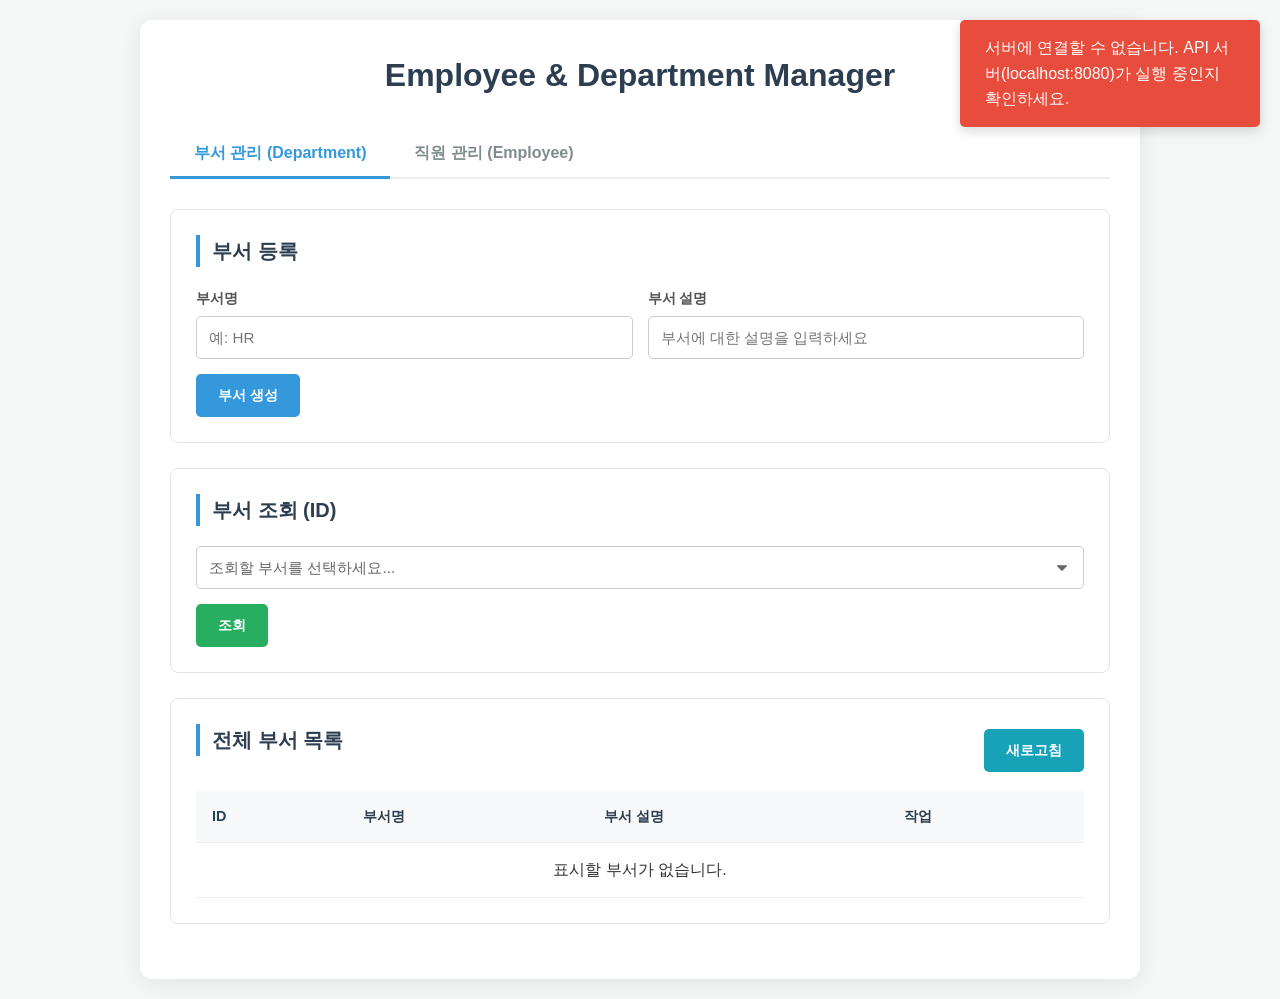
<file: index.html>
<!DOCTYPE html>
<html lang="ko">
<head>
    <meta charset="UTF-8">
    <meta name="viewport" content="width=device-width, initial-scale=1.0">
    <title>Employee & Department Manager</title>
    <link rel="stylesheet" href="css/style.css">
</head>
<body>

    <!-- 메시지 표시 영역 -->
    <div id="message-area">
        <div id="alert-success" class="alert alert-success">성공 메시지</div>
        <div id="alert-error" class="alert alert-error">오류 메시지</div>
    </div>

    <div class="container">
        <header>
            <h1>Employee & Department Manager</h1>
        </header>

        <!-- 탭 메뉴 -->
        <nav class="tabs">
            <button class="tab-button active" onclick="showTab('dept-section')">부서 관리 (Department)</button>
            <button class="tab-button" onclick="showTab('emp-section')">직원 관리 (Employee)</button>
        </nav>

        <!-- 부서 관리 섹션 (P1-1 집중 구현 영역) -->
        <section id="dept-section" class="content-section active">
            
            <!-- 부서 생성/수정 폼 -->
            <div class="card">
                <h3 id="dept-form-title">부서 등록</h3>
                <form id="dept-form">
                    <input type="hidden" id="dept-id"> <!-- 수정 시 ID 보관용 -->
                    <div class="form-inline">
                        <div class="form-group">
                            <label for="dept-name">부서명</label>
                            <input type="text" id="dept-name" placeholder="예: HR" required>
                        </div>
                        <div class="form-group">
                            <label for="dept-desc">부서 설명</label>
                            <input type="text" id="dept-desc" placeholder="부서에 대한 설명을 입력하세요" required>
                        </div>
                    </div>
                    <button type="submit" id="dept-submit-btn" class="btn btn-primary">부서 생성</button>
                    <button type="button" id="dept-cancel-btn" class="btn btn-info" style="display:none;">취소</button>
                </form>
            </div>

            <!-- 부서 단건 조회 -->
            <div class="card">
                <h3>부서 조회 (ID)</h3>
                <div class="form-inline">
                    <select id="search-dept-id" required>
                        <option value="">조회할 부서를 선택하세요...</option>
                        <!-- JavaScript를 통해 부서 목록이 채워집니다. -->
                    </select>
                    <button type="button" class="btn btn-success">조회</button>
                </div>
                <div id="dept-detail-result" style="margin-top: 15px; display: none;">
                    <!-- 조회 결과가 여기에 표시됨 -->
                </div>
            </div>

            <!-- 부서 목록 -->
            <div class="card">
                <div class="list-header">
                    <h3>전체 부서 목록</h3>
                    <button class="btn btn-info">새로고침</button>
                </div>
                <div class="loading" id="dept-loading">데이터를 불러오는 중...</div>
                <table>
                    <thead>
                        <tr>
                            <th>ID</th>
                            <th>부서명</th>
                            <th>부서 설명</th>
                            <th>작업</th>
                        </tr>
                    </thead>
                    <tbody id="dept-list">
                        <!-- API 데이터가 여기에 렌더링됨 -->
                        <tr>
                            <td>1</td>
                            <td>HR</td>
                            <td>performs human resource management functions</td>
                            <td class="actions">
                                <button class="btn btn-warning">수정</button>
                                <button class="btn btn-danger">삭제</button>
                            </td>
                        </tr>
                        <tr>
                            <td>2</td>
                            <td>Marketing</td>
                            <td>creates strategies to attract customers</td>
                            <td class="actions">
                                <button class="btn btn-warning">수정</button>
                                <button class="btn btn-danger">삭제</button>
                            </td>
                        </tr>
                    </tbody>
                </table>
            </div>
        </section>

        <!-- 직원 관리 섹션 (P1-2 구현 영역) -->
        <section id="emp-section" class="content-section">
            
            <!-- 직원 생성/수정 폼 -->
            <div class="card">
                <h3 id="emp-form-title">직원 등록</h3>
                <form id="emp-form">
                    <input type="hidden" id="emp-id"> <!-- 수정 시 ID 보관용 -->
                    <div class="form-inline">
                        <div class="form-group">
                            <label for="emp-firstname">이름 (First Name)</label>
                            <input type="text" id="emp-firstname" placeholder="예: John" required>
                        </div>
                        <div class="form-group">
                            <label for="emp-lastname">성 (Last Name)</label>
                            <input type="text" id="emp-lastname" placeholder="예: Doe" required>
                        </div>
                    </div>
                    <div class="form-inline">
                        <div class="form-group">
                            <label for="emp-email">이메일</label>
                            <input type="email" id="emp-email" placeholder="예: john.doe@example.com" required>
                        </div>
                        <div class="form-group">
                            <label for="emp-dept-id">부서</label>
                            <select id="emp-dept-id" required>
                                <option value="">부서를 선택하세요...</option>
                                <!-- JavaScript를 통해 부서 목록이 채워집니다. -->
                            </select>
                        </div>
                    </div>
                    <button type="submit" id="emp-submit-btn" class="btn btn-primary">직원 생성</button>
                    <button type="button" id="emp-cancel-btn" class="btn btn-info" style="display:none;">취소</button>
                </form>
            </div>

            <!-- 직원 단건 조회 -->
            <div class="card">
                <h3>직원 조회</h3>
                <div class="form-inline">
                    <input type="number" id="search-emp-id" placeholder="ID로 조회" min="1">
                    <button type="button" class="btn btn-success">ID로 조회</button>
                </div>
                <div class="form-inline" style="margin-top: 15px;">
                    <input type="email" id="search-emp-email" placeholder="이메일로 조회">
                    <button type="button" class="btn btn-success">이메일로 조회</button>
                </div>
                <div id="emp-detail-result" style="margin-top: 15px; display: none;">
                    <!-- 조회 결과가 여기에 표시됨 -->
                </div>
            </div>

            <!-- 직원 목록 -->
            <div class="card">
                <div class="list-header">
                    <h3>전체 직원 목록</h3>
                    <div>
                        <button class="btn btn-secondary" title="직원과 부서 정보를 함께 조회합니다.">직원+부서 조회</button>
                        <button class="btn btn-info">새로고침</button>
                    </div>
                </div>
                <div class="loading" id="emp-loading">데이터를 불러오는 중...</div>
                <table>
                    <thead>
                        <tr>
                            <th>ID</th>
                            <th>이름</th>
                            <th>성</th>
                            <th>이메일</th>
                            <th>부서 ID</th>
                            <th>작업</th>
                        </tr>
                    </thead>
                    <tbody id="emp-list">
                        <!-- API 데이터가 여기에 렌더링됨 -->
                        <tr>
                            <td colspan="6" style="text-align: center; color: #999;">직원 데이터를 불러오세요.</td>
                        </tr>
                    </tbody>
                </table>
            </div>
        </section>
    </div>

    <!-- ================================================== -->
    <!-- [v2.0] ES Module 방식으로 변경된 스크립트 로딩      -->
    <!--                                                    -->
    <!-- 변경 전 (v1.0):                                    -->
    <!--   <script src="department.js"></script>  ← 일반 스크립트 -->
    <!--                                                    -->
    <!-- 변경 후 (v2.0):                                    -->
    <!--   type="module" 필수! (import/export 사용을 위해)  -->
    <!--   파일 경로: js/dept_runner_v1.js                  -->
    <!--   └─ import departmentApi.js (버전 1 함수형)       -->
    <!--   └─ import utils.js                              -->
    <!-- ================================================== -->

    <!-- 탭 전환 스크립트 (일반 스크립트 - 전역 함수로 유지) -->
    <script>
        function showTab(sectionId) {
            // 모든 탭 컨텐츠 숨기기 및 탭 버튼 비활성화
            document.querySelectorAll('.content-section').forEach(section => section.classList.remove('active'));
            document.querySelectorAll('.tab-button').forEach(btn => btn.classList.remove('active'));
            // 클릭된 탭 활성화
            document.getElementById(sectionId).classList.add('active');
            event.currentTarget.classList.add('active');

            // '직원 관리' 탭을 처음 클릭했을 때 초기화
            if (sectionId === 'emp-section') {
                if (typeof initEmployeeTab === 'function') initEmployeeTab();
            }
        }
    </script>

    <!-- [v2.0] 부서 관리: ES Module 방식 (departmentApi.js 버전 1 함수형 사용) -->
    <!-- <script type="module" src="js/dept_runner_v1.js"></script> -->

    <!-- [v2.0] 직원 관리: ES Module 방식 (employeeApi.js 버전 1 함수형 사용) -->
    <!--                                                                      -->
    <!-- 변경 전 (v1.0):                                                      -->
    <!--   <script src="employee.js"></script>  ← 일반 스크립트               -->
    <!--                                                                      -->
    <!-- 변경 후 (v2.0):                                                      -->
    <!--   type="module" 필수! (import/export 사용을 위해)                    -->
    <!--   파일 경로: js/emp_runner_v1.js                                     -->
    <!--   └─ import employeeApi.js  (버전 1 함수형)                          -->
    <!--   └─ import departmentApi.js (버전 1 함수형) - 부서 드롭다운용        -->
    <!--   └─ import utils.js                                                 -->
    <!--   └─ window.initEmployeeTab 전역 등록 (showTab에서 호출)              -->
    <!-- <script type="module" src="js/emp_runner_v1.js"></script> -->

    <!-- [v3.0] 부서 관리: ES Module 방식 (departmentApi.js 버전 2 클래스형 사용) -->
    <!--   └─ import { DepartmentApi } from departmentApi.js                    -->
    <!--   └─ const departmentApi = new DepartmentApi()                         -->
    <script type="module" src="js/dept_runner_v2.js"></script>

    <!-- [v3.0] 직원 관리: ES Module 방식 (employeeApi.js 버전 2 클래스형 사용) -->
    <!--   └─ import { EmployeeApi }   from employeeApi.js                      -->
    <!--   └─ import { DepartmentApi } from departmentApi.js                    -->
    <!--   └─ const employeeApi   = new EmployeeApi()                           -->
    <!--   └─ const departmentApi = new DepartmentApi()                         -->
    <!--   └─ window.initEmployeeTab 전역 등록 (showTab에서 호출)               -->
    <script type="module" src="js/emp_runner_v2.js"></script>
</body>
</html>
</file>
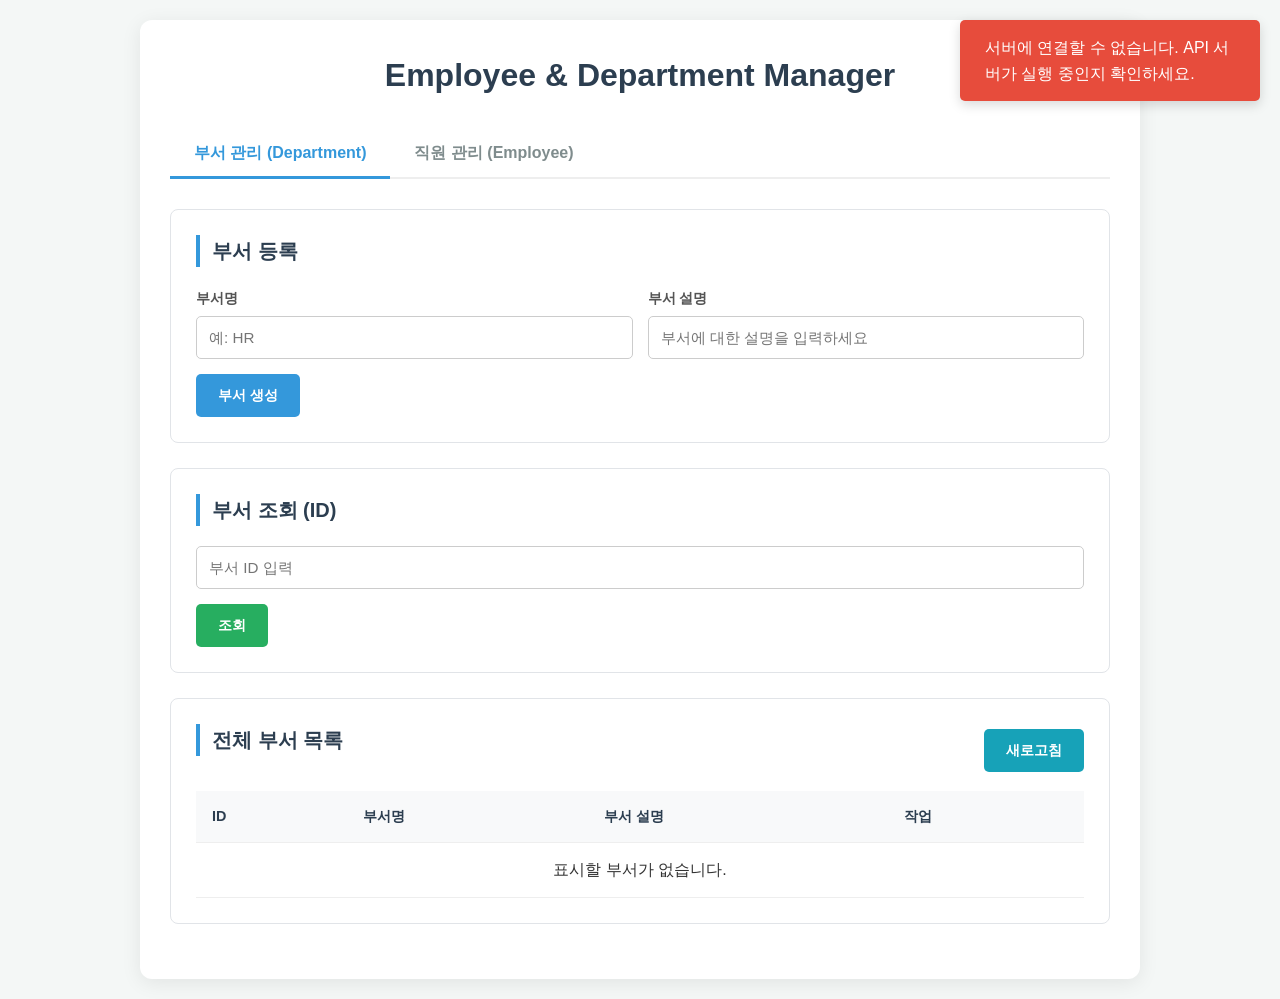
<file: index(1).html>
<!DOCTYPE html>
<html lang="ko">
<head>
    <meta charset="UTF-8">
    <meta name="viewport" content="width=device-width, initial-scale=1.0">
    <title>Employee & Department Manager</title>
    <link rel="stylesheet" href="css/style (1).css">
</head>
<body>

    <!-- 메시지 표시 영역 -->
    <div id="message-area">
        <div id="alert-success" class="alert alert-success">성공 메시지</div>
        <div id="alert-error" class="alert alert-error">오류 메시지</div>
    </div>

    <div class="container">
        <header>
            <h1>Employee & Department Manager</h1>
        </header>

        <!-- 탭 메뉴 -->
        <nav class="tabs">
            <button class="tab-button active" onclick="showTab('dept-section')">부서 관리 (Department)</button>
            <button class="tab-button" onclick="showTab('emp-section')">직원 관리 (Employee)</button>
        </nav>

        <!-- 부서 관리 섹션 (P1-1 집중 구현 영역) -->
        <section id="dept-section" class="content-section active">
            
            <!-- 부서 생성/수정 폼 -->
            <div class="card">
                <h3 id="dept-form-title">부서 등록</h3>
                <form id="dept-form">
                    <input type="hidden" id="dept-id"> <!-- 수정 시 ID 보관용 -->
                    <div class="form-inline">
                        <div class="form-group">
                            <label for="dept-name">부서명</label>
                            <input type="text" id="dept-name" placeholder="예: HR" required>
                        </div>
                        <div class="form-group">
                            <label for="dept-desc">부서 설명</label>
                            <input type="text" id="dept-desc" placeholder="부서에 대한 설명을 입력하세요" required>
                        </div>
                    </div>
                    <button type="submit" id="dept-submit-btn" class="btn btn-primary">부서 생성</button>
                    <button type="button" id="dept-cancel-btn" class="btn btn-info" style="display:none;">취소</button>
                </form>
            </div>

            <!-- 부서 단건 조회 -->
            <div class="card">
                <h3>부서 조회 (ID)</h3>
                <div class="form-inline">
                    <input type="number" id="search-dept-id" placeholder="부서 ID 입력" min="1">
                    <button type="button" class="btn btn-success">조회</button>
                </div>
                <div id="dept-detail-result" style="margin-top: 15px; display: none;">
                    <!-- 조회 결과가 여기에 표시됨 -->
                </div>
            </div>

            <!-- 부서 목록 -->
            <div class="card">
                <div class="list-header">
                    <h3>전체 부서 목록</h3>
                    <button class="btn btn-info">새로고침</button>
                </div>
                <div class="loading" id="dept-loading">데이터를 불러오는 중...</div>
                <table>
                    <thead>
                        <tr>
                            <th>ID</th>
                            <th>부서명</th>
                            <th>부서 설명</th>
                            <th>작업</th>
                        </tr>
                    </thead>
                    <tbody id="dept-list">
                        <!-- API 데이터가 여기에 렌더링됨 -->
                        <tr>
                            <td>1</td>
                            <td>HR</td>
                            <td>performs human resource management functions</td>
                            <td class="actions">
                                <button class="btn btn-warning">수정</button>
                                <button class="btn btn-danger">삭제</button>
                            </td>
                        </tr>
                        <tr>
                            <td>2</td>
                            <td>Marketing</td>
                            <td>creates strategies to attract customers</td>
                            <td class="actions">
                                <button class="btn btn-warning">수정</button>
                                <button class="btn btn-danger">삭제</button>
                            </td>
                        </tr>
                    </tbody>
                </table>
            </div>
        </section>

        <!-- 직원 관리 섹션 (P1-2 구현 영역) -->
        <section id="emp-section" class="content-section">
            
            <!-- 직원 생성/수정 폼 -->
            <div class="card">
                <h3 id="emp-form-title">직원 등록</h3>
                <form id="emp-form">
                    <input type="hidden" id="emp-id"> <!-- 수정 시 ID 보관용 -->
                    <div class="form-inline">
                        <div class="form-group">
                            <label for="emp-firstname">이름 (First Name)</label>
                            <input type="text" id="emp-firstname" placeholder="예: John" required>
                        </div>
                        <div class="form-group">
                            <label for="emp-lastname">성 (Last Name)</label>
                            <input type="text" id="emp-lastname" placeholder="예: Doe" required>
                        </div>
                    </div>
                    <div class="form-inline">
                        <div class="form-group">
                            <label for="emp-email">이메일</label>
                            <input type="email" id="emp-email" placeholder="예: john.doe@example.com" required>
                        </div>
                        <div class="form-group">
                            <label for="emp-dept-id">부서 ID</label>
                            <input type="number" id="emp-dept-id" placeholder="예: 1" min="1" required>
                        </div>
                    </div>
                    <button type="submit" id="emp-submit-btn" class="btn btn-primary">직원 생성</button>
                    <button type="button" id="emp-cancel-btn" class="btn btn-info" style="display:none;">취소</button>
                </form>
            </div>

            <!-- 직원 단건 조회 -->
            <div class="card">
                <h3>직원 조회</h3>
                <div class="form-inline">
                    <input type="number" id="search-emp-id" placeholder="ID로 조회" min="1">
                    <button type="button" class="btn btn-success">ID로 조회</button>
                </div>
                <div class="form-inline" style="margin-top: 15px;">
                    <input type="email" id="search-emp-email" placeholder="이메일로 조회">
                    <button type="button" class="btn btn-success">이메일로 조회</button>
                </div>
                <div id="emp-detail-result" style="margin-top: 15px; display: none;">
                    <!-- 조회 결과가 여기에 표시됨 -->
                </div>
            </div>

            <!-- 직원 목록 -->
            <div class="card">
                <div class="list-header">
                    <h3>전체 직원 목록</h3>
                    <div>
                        <button class="btn btn-secondary" title="직원과 부서 정보를 함께 조회합니다.">직원+부서 조회</button>
                        <button class="btn btn-info">새로고침</button>
                    </div>
                </div>
                <div class="loading" id="emp-loading">데이터를 불러오는 중...</div>
                <table>
                    <thead>
                        <tr>
                            <th>ID</th>
                            <th>이름</th>
                            <th>성</th>
                            <th>이메일</th>
                            <th>부서 ID</th>
                            <th>작업</th>
                        </tr>
                    </thead>
                    <tbody id="emp-list">
                        <!-- API 데이터가 여기에 렌더링됨 -->
                        <tr>
                            <td colspan="6" style="text-align: center; color: #999;">직원 데이터를 불러오세요.</td>
                        </tr>
                    </tbody>
                </table>
            </div>
        </section>
    </div>

    <!-- 나중에 기능 구현을 위한 JS 파일 링크 (지금은 비워둠) -->
    <!-- <script src="app.js"></script> -->
    <script>
        // 탭 전환 로직 (HTML/CSS 구조 확인용 간단한 스크립트)
        function showTab(sectionId) {
            document.querySelectorAll('.content-section').forEach(section => section.classList.remove('active'));
            document.querySelectorAll('.tab-button').forEach(btn => btn.classList.remove('active'));
            document.getElementById(sectionId).classList.add('active');
            event.currentTarget.classList.add('active');
        }
    </script>
    <script src="js/department.js"></script>
</body>
</html>
</file>
<file: css/style.css>
/* 기본 스타일 초기화 */
* {
    box-sizing: border-box;
    margin: 0;
    padding: 0;
    font-family: 'Segoe UI', Tahoma, Geneva, Verdana, sans-serif;
}

body {
    background-color: #f4f7f6;
    color: #333;
    line-height: 1.6;
    padding: 20px;
}

.container {
    max-width: 1000px;
    margin: 0 auto;
    background: #fff;
    padding: 30px;
    border-radius: 12px;
    box-shadow: 0 4px 20px rgba(0, 0, 0, 0.08);
}

header {
    text-align: center;
    margin-bottom: 30px;
}

h1 {
    color: #2c3e50;
    font-size: 2rem;
    font-weight: 700;
}

/* 탭 내비게이션 스타일 */
.tabs {
    display: flex;
    border-bottom: 2px solid #eee;
    margin-bottom: 30px;
}

.tab-button {
    padding: 12px 24px;
    border: none;
    background: none;
    cursor: pointer;
    font-size: 1rem;
    font-weight: 600;
    color: #7f8c8d;
    transition: all 0.3s ease;
    border-bottom: 3px solid transparent;
    margin-bottom: -2px;
}

.tab-button.active {
    color: #3498db;
    border-bottom: 3px solid #3498db;
}

.tab-button:hover:not(.active) {
    color: #34495e;
    background-color: #f9f9f9;
}

/* 섹션 표시/숨김 */
.content-section {
    display: none;
    animation: fadeIn 0.5s;
}

.content-section.active {
    display: block;
}

@keyframes fadeIn {
    from { opacity: 0; transform: translateY(10px); }
    to { opacity: 1; transform: translateY(0); }
}

/* 공통 폼 스타일 */
.card {
    background: #fff;
    border: 1px solid #e1e4e8;
    border-radius: 8px;
    padding: 25px;
    margin-bottom: 25px;
}

.card h3 {
    margin-bottom: 20px;
    color: #2c3e50;
    font-size: 1.25rem;
    border-left: 4px solid #3498db;
    padding-left: 12px;
}

.form-group {
    margin-bottom: 15px;
    flex: 1;
}

.form-inline {
    display: flex;
    gap: 15px;
    align-items: baseline;
    flex-wrap: wrap;
}

label {
    display: block;
    margin-bottom: 6px;
    font-weight: 600;
    font-size: 0.9rem;
    color: #555;
}

input[type="text"],
input[type="number"],
input[type="email"],
textarea,
select {
    width: 100%;
    padding: 12px;
    border: 1px solid #ccc;
    border-radius: 5px;
    font-size: 0.95rem;
    transition: border-color 0.3s, box-shadow 0.3s;
    background-color: white; /* 모든 폼 요소의 배경색 통일 */
}

/* select 태그에만 화살표 아이콘 스타일 적용 */
select {
    -webkit-appearance: none;
    -moz-appearance: none;
    appearance: none;
    padding-right: 30px; /* 화살표 공간 확보 */
    background-image: url('data:image/svg+xml;charset=US-ASCII,%3Csvg%20xmlns%3D%22http%3A//www.w3.org/2000/svg%22%20width%3D%22292.4%22%20height%3D%22292.4%22%3E%3Cpath%20fill%3D%22%23666%22%20d%3D%22M287%2069.4a17.6%2017.6%200%200%200-13-5.4H18.4c-5%200-9.3%201.8-12.9%205.4A17.6%2017.6%200%200%200%200%2082.2c0%205%201.8%209.3%205.4%2012.9l128%20127.9c3.6%203.6%207.8%205.4%2012.8%205.4s9.2-1.8%2012.8-5.4L287%2095c3.5-3.5%205.4-7.8%205.4-12.8%200-5-1.9-9.2-5.5-12.8z%22/%3E%3C/svg%3E');
    background-repeat: no-repeat;
    background-position: right 1rem center;
    background-size: 0.65em auto;
}

/* select 태그는 placeholder를 지원하지 않으므로, 첫 옵션에 대한 특별 스타일 */
select:required:invalid {
    color: #666;
}
option[value=""] {
    color: #999;
}
option {
    color: #333;
}


input[type="text"]:focus,
input[type="number"]:focus,
input[type="email"]:focus,
textarea:focus,
select:focus {
    border-color: #3498db;
    box-shadow: 0 0 0 3px rgba(52, 152, 219, 0.1);
    outline: none;
}

.form-inline .form-group {
    min-width: 200px;
}

/* 버튼 스타일 */


.btn {
    padding: 12px 22px;
    border: none;
    border-radius: 5px;
    cursor: pointer;
    font-weight: 600;
    transition: all 0.3s ease;
    font-size: 0.9rem;
    white-space: nowrap;
}

.btn:hover {
    transform: translateY(-2px);
    box-shadow: 0 4px 8px rgba(0,0,0,0.1);
}

.btn-primary { background-color: #3498db; color: white; }
.btn-primary:hover { background-color: #2980b9; }

.btn-success { background-color: #27ae60; color: white; }
.btn-success:hover { background-color: #219150; }

.btn-danger { background-color: #e74c3c; color: white; padding: 7px 14px; }
.btn-danger:hover { background-color: #c0392b; }

.btn-warning { background-color: #f39c12; color: white; padding: 7px 14px; }
.btn-warning:hover { background-color: #d35400; }

.btn-info { background-color: #17a2b8; color: white; }
.btn-info:hover { background-color: #138496; }

.btn-secondary { background-color: #6c757d; color: white; }
.btn-secondary:hover { background-color: #5a6268; }

/* 테이블 스타일 */
.list-header {
    display: flex;
    justify-content: space-between;
    align-items: center;
    margin-bottom: 10px;
}

table {
    width: 100%;
    border-collapse: collapse;
    margin-top: 15px;
}

th, td {
    text-align: left;
    padding: 14px 16px;
    border-bottom: 1px solid #eee;
    vertical-align: middle;
}

th {
    background-color: #f8f9fa;
    color: #2c3e50;
    font-weight: 600;
    font-size: 0.9rem;
}

tr:hover {
    background-color: #f9f9f9;
}

.actions {
    display: flex;
    gap: 8px;
}

/* 메시지 알림 스타일 */
#message-area {
    position: fixed;
    top: 20px;
    right: 20px;
    z-index: 1000;
    width: 300px;
}

.alert {
    padding: 15px 25px;
    border-radius: 5px;
    margin-bottom: 10px;
    color: white;
    box-shadow: 0 4px 12px rgba(0,0,0,0.15);
    display: none;
    opacity: 0;
    transform: translateX(100%);
    transition: all 0.5s cubic-bezier(0.68, -0.55, 0.27, 1.55);
}

.alert.show {
    display: block;
    opacity: 1;
    transform: translateX(0);
}

.alert-success { background-color: #2ecc71; }
.alert-error { background-color: #e74c3c; }

/* 로딩 스타일 */
.loading {
    display: none;
    text-align: center;
    color: #3498db;
    font-weight: bold;
    margin: 20px 0;
    font-size: 1rem;
}
</file>
<file: css/style (1).css>
/* 기본 스타일 초기화 */
* {
    box-sizing: border-box;
    margin: 0;
    padding: 0;
    font-family: 'Segoe UI', Tahoma, Geneva, Verdana, sans-serif;
}

body {
    background-color: #f4f7f6;
    color: #333;
    line-height: 1.6;
    padding: 20px;
}

.container {
    max-width: 1000px;
    margin: 0 auto;
    background: #fff;
    padding: 30px;
    border-radius: 12px;
    box-shadow: 0 4px 20px rgba(0, 0, 0, 0.08);
}

header {
    text-align: center;
    margin-bottom: 30px;
}

h1 {
    color: #2c3e50;
    font-size: 2rem;
    font-weight: 700;
}

/* 탭 내비게이션 스타일 */
.tabs {
    display: flex;
    border-bottom: 2px solid #eee;
    margin-bottom: 30px;
}

.tab-button {
    padding: 12px 24px;
    border: none;
    background: none;
    cursor: pointer;
    font-size: 1rem;
    font-weight: 600;
    color: #7f8c8d;
    transition: all 0.3s ease;
    border-bottom: 3px solid transparent;
    margin-bottom: -2px;
}

.tab-button.active {
    color: #3498db;
    border-bottom: 3px solid #3498db;
}

.tab-button:hover:not(.active) {
    color: #34495e;
    background-color: #f9f9f9;
}

/* 섹션 표시/숨김 */
.content-section {
    display: none;
    animation: fadeIn 0.5s;
}

.content-section.active {
    display: block;
}

@keyframes fadeIn {
    from { opacity: 0; transform: translateY(10px); }
    to { opacity: 1; transform: translateY(0); }
}

/* 공통 폼 스타일 */
.card {
    background: #fff;
    border: 1px solid #e1e4e8;
    border-radius: 8px;
    padding: 25px;
    margin-bottom: 25px;
}

.card h3 {
    margin-bottom: 20px;
    color: #2c3e50;
    font-size: 1.25rem;
    border-left: 4px solid #3498db;
    padding-left: 12px;
}

.form-group {
    margin-bottom: 15px;
    flex: 1;
}

.form-inline {
    display: flex;
    gap: 15px;
    align-items: baseline;
    flex-wrap: wrap;
}

label {
    display: block;
    margin-bottom: 6px;
    font-weight: 600;
    font-size: 0.9rem;
    color: #555;
}

input[type="text"],
input[type="number"],
input[type="email"],
textarea {
    width: 100%;
    padding: 12px;
    border: 1px solid #ccc;
    border-radius: 5px;
    font-size: 0.95rem;
    transition: border-color 0.3s, box-shadow 0.3s;
}

input[type="text"]:focus,
input[type="number"]:focus,
input[type="email"]:focus,
textarea:focus {
    border-color: #3498db;
    box-shadow: 0 0 0 3px rgba(52, 152, 219, 0.1);
    outline: none;
}

.form-inline .form-group {
    min-width: 200px;
}

/* 버튼 스타일 */


.btn {
    padding: 12px 22px;
    border: none;
    border-radius: 5px;
    cursor: pointer;
    font-weight: 600;
    transition: all 0.3s ease;
    font-size: 0.9rem;
    white-space: nowrap;
}

.btn:hover {
    transform: translateY(-2px);
    box-shadow: 0 4px 8px rgba(0,0,0,0.1);
}

.btn-primary { background-color: #3498db; color: white; }
.btn-primary:hover { background-color: #2980b9; }

.btn-success { background-color: #27ae60; color: white; }
.btn-success:hover { background-color: #219150; }

.btn-danger { background-color: #e74c3c; color: white; padding: 7px 14px; }
.btn-danger:hover { background-color: #c0392b; }

.btn-warning { background-color: #f39c12; color: white; padding: 7px 14px; }
.btn-warning:hover { background-color: #d35400; }

.btn-info { background-color: #17a2b8; color: white; }
.btn-info:hover { background-color: #138496; }

.btn-secondary { background-color: #6c757d; color: white; }
.btn-secondary:hover { background-color: #5a6268; }

/* 테이블 스타일 */
.list-header {
    display: flex;
    justify-content: space-between;
    align-items: center;
    margin-bottom: 10px;
}

table {
    width: 100%;
    border-collapse: collapse;
    margin-top: 15px;
}

th, td {
    text-align: left;
    padding: 14px 16px;
    border-bottom: 1px solid #eee;
    vertical-align: middle;
}

th {
    background-color: #f8f9fa;
    color: #2c3e50;
    font-weight: 600;
    font-size: 0.9rem;
}

tr:hover {
    background-color: #f9f9f9;
}

.actions {
    display: flex;
    gap: 8px;
}

/* 메시지 알림 스타일 */
#message-area {
    position: fixed;
    top: 20px;
    right: 20px;
    z-index: 1000;
    width: 300px;
}

.alert {
    padding: 15px 25px;
    border-radius: 5px;
    margin-bottom: 10px;
    color: white;
    box-shadow: 0 4px 12px rgba(0,0,0,0.15);
    display: none;
    opacity: 0;
    transform: translateX(100%);
    transition: all 0.5s cubic-bezier(0.68, -0.55, 0.27, 1.55);
}

.alert.show {
    display: block;
    opacity: 1;
    transform: translateX(0);
}

.alert-success { background-color: #2ecc71; }
.alert-error { background-color: #e74c3c; }

/* 로딩 스타일 */
.loading {
    display: none;
    text-align: center;
    color: #3498db;
    font-weight: bold;
    margin: 20px 0;
    font-size: 1rem;
}
</file>
